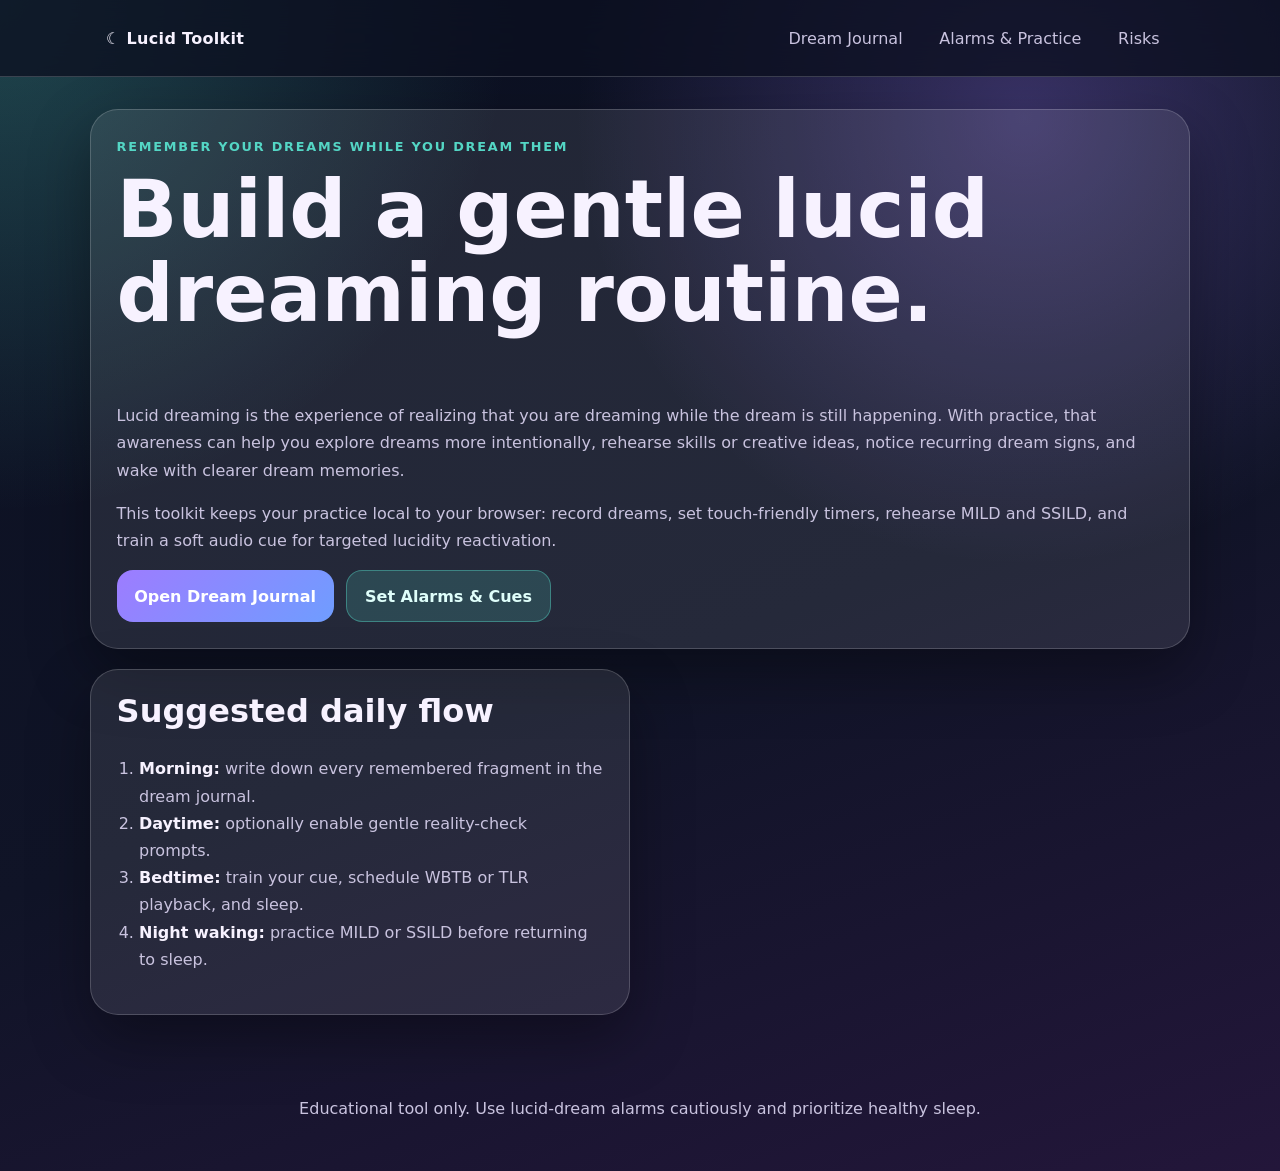
<file: index.html>
<!doctype html>
<html lang="en">
  <head>
    <meta charset="utf-8" />
    <meta name="viewport" content="width=device-width, initial-scale=1" />
    <title>Lucid Dream Toolkit</title>
    <link rel="stylesheet" href="styles.css" />
  </head>
  <body>
    <header class="site-header">
      <nav class="nav" aria-label="Primary navigation">
        <a class="brand" href="index.html" aria-current="page">☾ Lucid Toolkit</a>
        <div class="nav-links">
          <a href="journal.html">Dream Journal</a>
          <a href="alarm.html">Alarms & Practice</a>
          <a href="risks.html">Risks</a>
        </div>
      </nav>
    </header>

    <main class="hero page-grid">
      <section class="card hero-card">
        <p class="eyebrow">Remember your dreams while you dream them</p>
        <h1>Build a gentle lucid dreaming routine.</h1>
        <p>
          Lucid dreaming is the experience of realizing that you are dreaming while the dream is still happening.
          With practice, that awareness can help you explore dreams more intentionally, rehearse skills or creative
          ideas, notice recurring dream signs, and wake with clearer dream memories.
        </p>
        <p>
          This toolkit keeps your practice local to your browser: record dreams, set touch-friendly timers, rehearse
          MILD and SSILD, and train a soft audio cue for targeted lucidity reactivation.
        </p>
        <div class="button-row">
          <a class="button primary" href="journal.html">Open Dream Journal</a>
          <a class="button secondary" href="alarm.html">Set Alarms & Cues</a>
        </div>
      </section>

      <section class="card stack-card" aria-labelledby="daily-flow-title">
        <h2 id="daily-flow-title">Suggested daily flow</h2>
        <ol class="steps">
          <li><strong>Morning:</strong> write down every remembered fragment in the dream journal.</li>
          <li><strong>Daytime:</strong> optionally enable gentle reality-check prompts.</li>
          <li><strong>Bedtime:</strong> train your cue, schedule WBTB or TLR playback, and sleep.</li>
          <li><strong>Night waking:</strong> practice MILD or SSILD before returning to sleep.</li>
        </ol>
      </section>
    </main>

    <footer class="footer">
      <p>Educational tool only. Use lucid-dream alarms cautiously and prioritize healthy sleep.</p>
    </footer>
  </body>
</html>
</file>
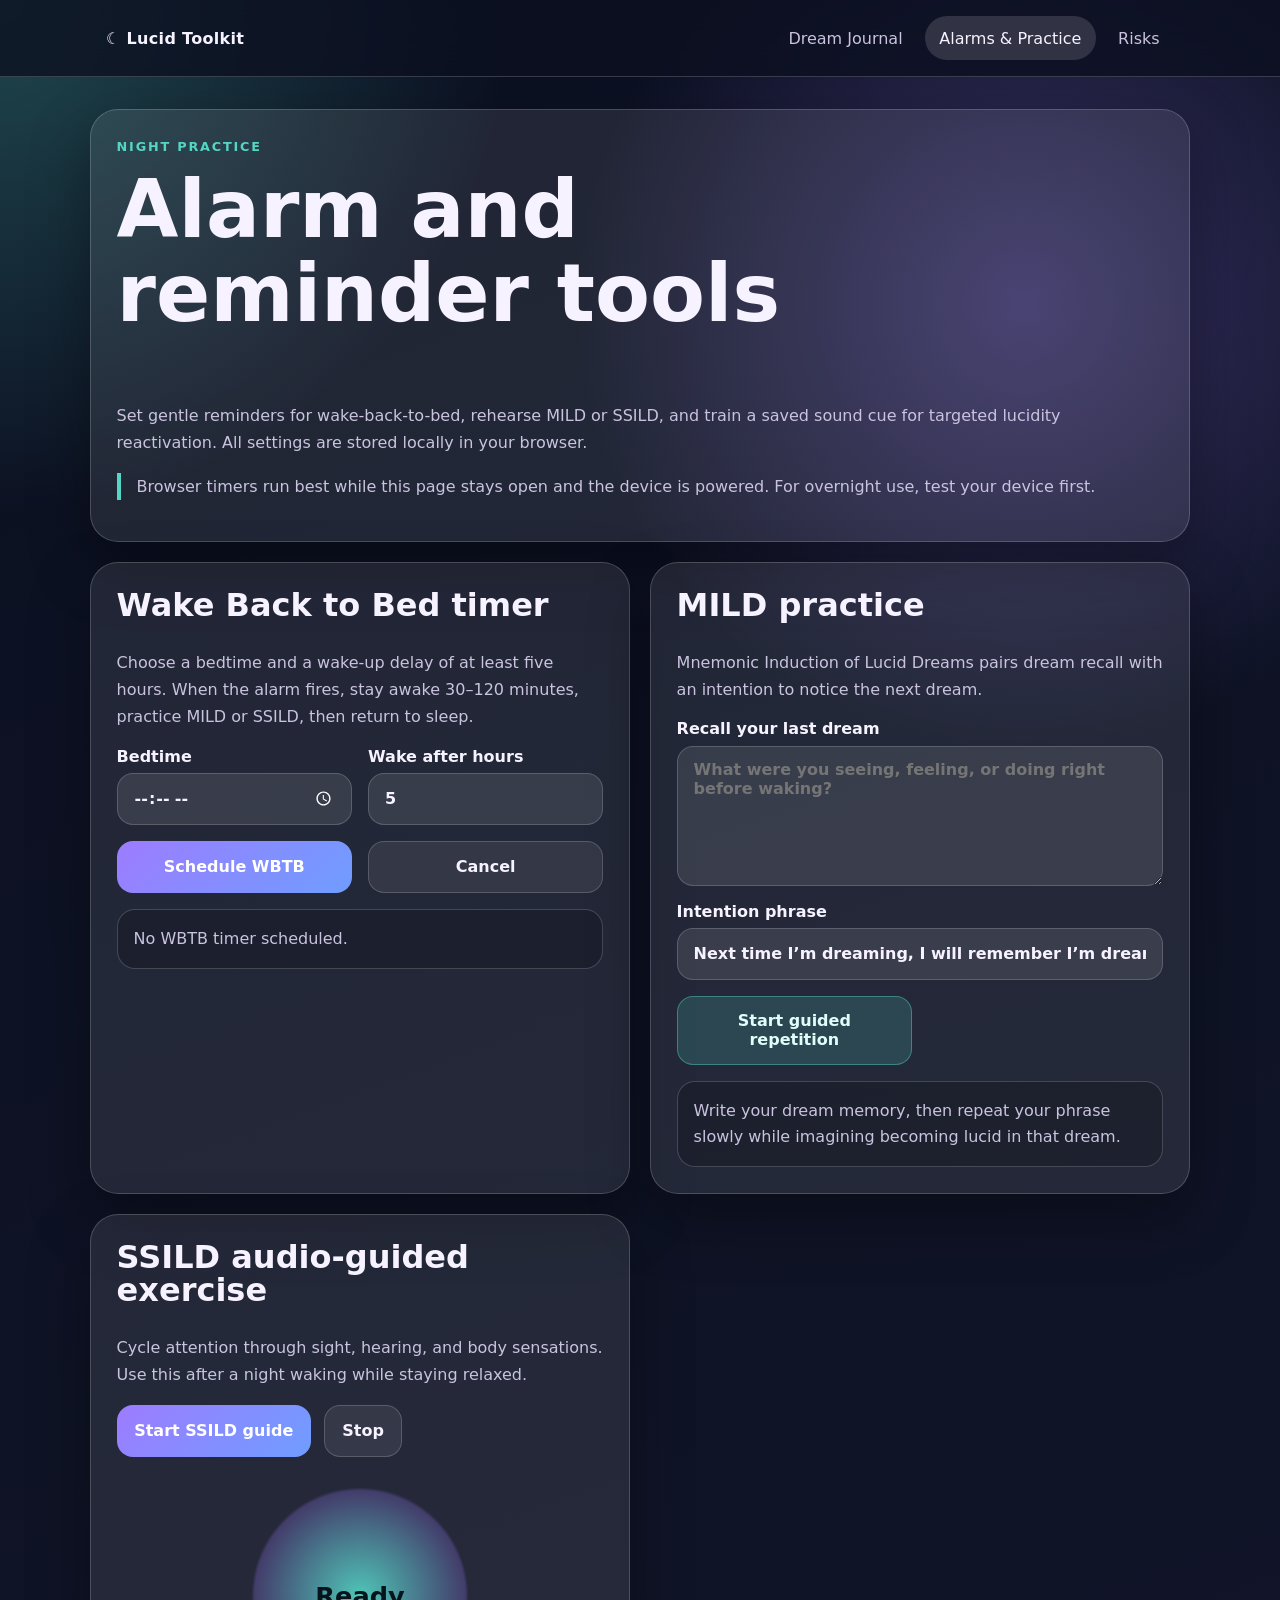
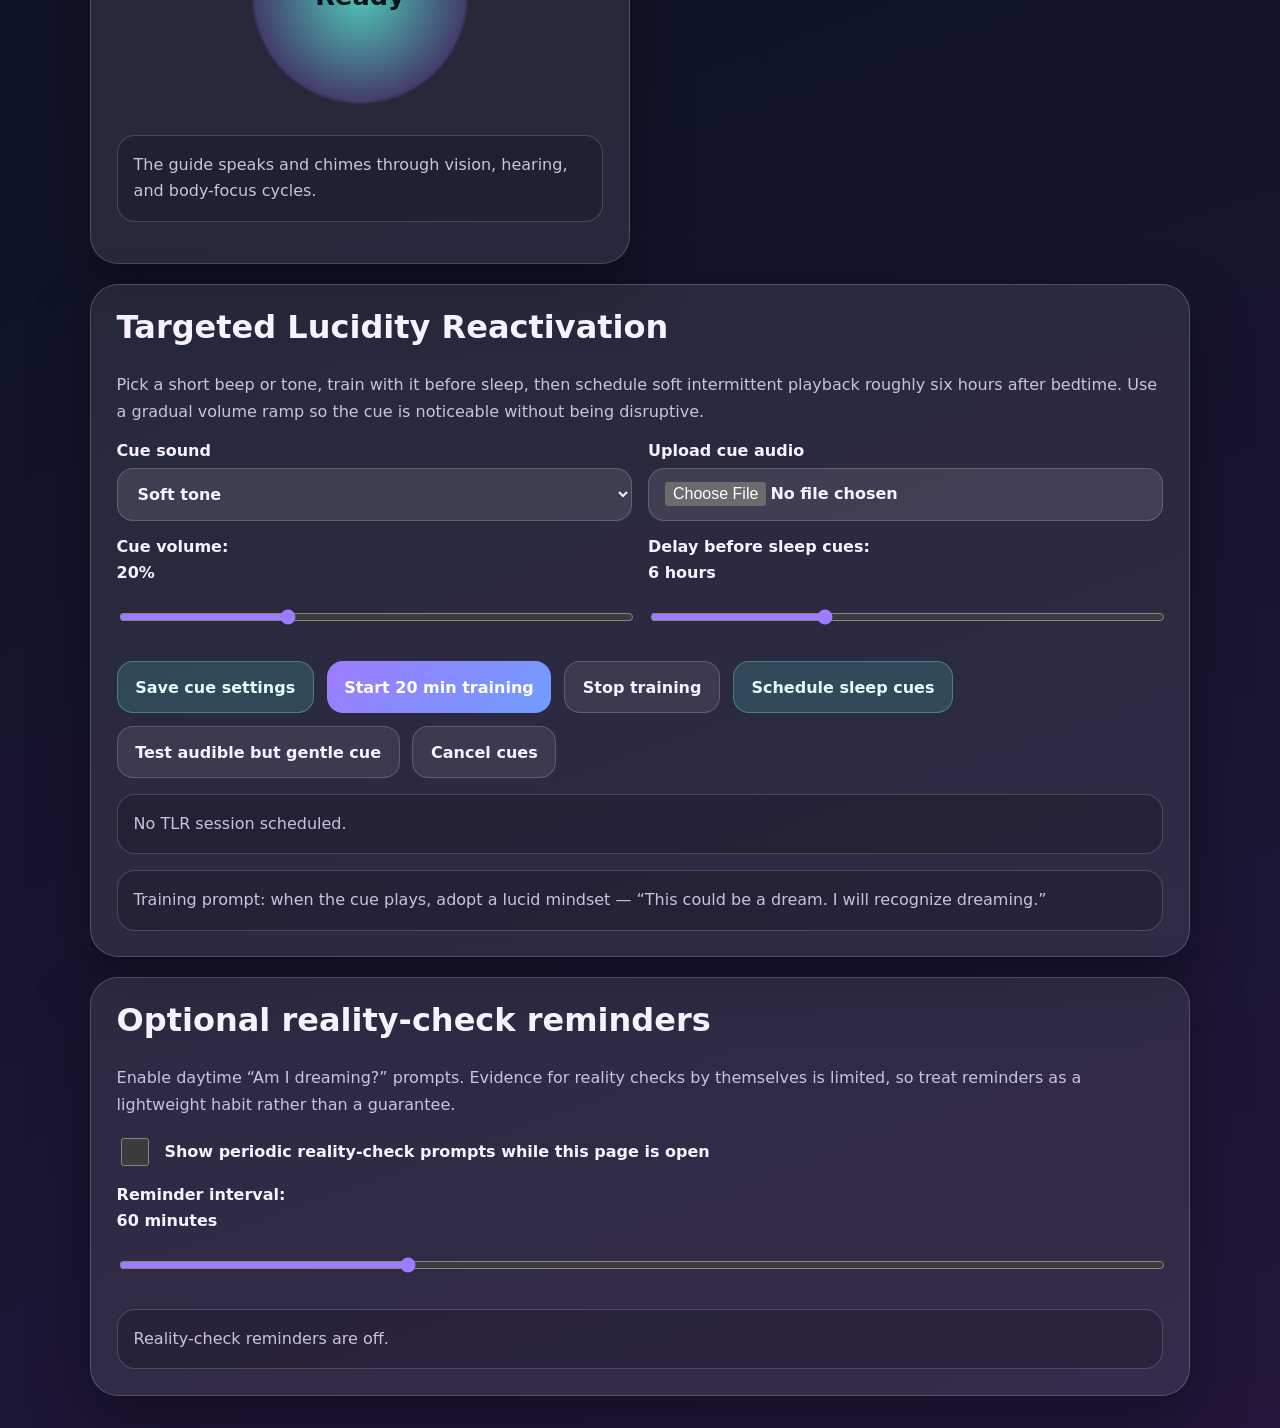
<file: alarm.html>
<!doctype html>
<html lang="en">
  <head>
    <meta charset="utf-8" />
    <meta name="viewport" content="width=device-width, initial-scale=1" />
    <title>Alarms & Practice | Lucid Dream Toolkit</title>
    <link rel="stylesheet" href="styles.css" />
    <script src="app.js" defer></script>
  </head>
  <body data-page="alarm">
    <header class="site-header">
      <nav class="nav" aria-label="Primary navigation">
        <a class="brand" href="index.html">☾ Lucid Toolkit</a>
        <div class="nav-links">
          <a href="journal.html">Dream Journal</a>
          <a href="alarm.html" aria-current="page">Alarms & Practice</a>
          <a href="risks.html">Risks</a>
        </div>
      </nav>
    </header>

    <main class="page-grid">
      <section class="card wide-card">
        <p class="eyebrow">Night practice</p>
        <h1>Alarm and reminder tools</h1>
        <p>Set gentle reminders for wake-back-to-bed, rehearse MILD or SSILD, and train a saved sound cue for targeted lucidity reactivation. All settings are stored locally in your browser.</p>
        <p class="note">Browser timers run best while this page stays open and the device is powered. For overnight use, test your device first.</p>
      </section>

      <section class="card" id="wbtb-card">
        <h2>Wake Back to Bed timer</h2>
        <p>Choose a bedtime and a wake-up delay of at least five hours. When the alarm fires, stay awake 30–120 minutes, practice MILD or SSILD, then return to sleep.</p>
        <form id="wbtb-form" class="form-grid compact">
          <label>
            Bedtime
            <input id="bedtime" type="time" required />
          </label>
          <label>
            Wake after hours
            <input id="wbtb-hours" type="number" min="5" max="10" step="0.25" value="5" required />
          </label>
          <button class="button primary" type="submit">Schedule WBTB</button>
          <button class="button ghost" id="cancel-wbtb" type="button">Cancel</button>
        </form>
        <div id="wbtb-status" class="status-panel" aria-live="polite">No WBTB timer scheduled.</div>
      </section>

      <section class="card">
        <h2>MILD practice</h2>
        <p>Mnemonic Induction of Lucid Dreams pairs dream recall with an intention to notice the next dream.</p>
        <form id="mild-form" class="form-grid compact">
          <label class="full-span">
            Recall your last dream
            <textarea id="mild-dream" rows="4" placeholder="What were you seeing, feeling, or doing right before waking?"></textarea>
          </label>
          <label class="full-span">
            Intention phrase
            <input id="mild-phrase" value="Next time I’m dreaming, I will remember I’m dreaming" />
          </label>
          <button class="button secondary" type="submit">Start guided repetition</button>
        </form>
        <div id="mild-output" class="practice-panel">Write your dream memory, then repeat your phrase slowly while imagining becoming lucid in that dream.</div>
      </section>

      <section class="card">
        <h2>SSILD audio-guided exercise</h2>
        <p>Cycle attention through sight, hearing, and body sensations. Use this after a night waking while staying relaxed.</p>
        <div class="button-row">
          <button class="button primary" id="start-ssild" type="button">Start SSILD guide</button>
          <button class="button ghost" id="stop-ssild" type="button">Stop</button>
        </div>
        <div id="ssild-step" class="focus-orb" aria-live="polite">Ready</div>
        <p id="ssild-instructions" class="practice-panel">The guide speaks and chimes through vision, hearing, and body-focus cycles.</p>
      </section>

      <section class="card wide-card">
        <h2>Targeted Lucidity Reactivation</h2>
        <p>Pick a short beep or tone, train with it before sleep, then schedule soft intermittent playback roughly six hours after bedtime. Use a gradual volume ramp so the cue is noticeable without being disruptive.</p>

        <div class="form-grid">
          <label>
            Cue sound
            <select id="cue-select">
              <option value="sine-528">Soft tone</option>
              <option value="beep-pair">Two gentle beeps</option>
              <option value="low-chime">Low chime</option>
            </select>
          </label>
          <label>
            Upload cue audio
            <input id="cue-upload" type="file" accept="audio/*" />
          </label>
          <label>
            Cue volume: <span id="volume-value">20%</span>
            <input id="cue-volume" type="range" min="1" max="60" value="20" />
          </label>
          <label>
            Delay before sleep cues: <span id="delay-value">6 hours</span>
            <input id="cue-delay" type="range" min="5" max="8" step="0.25" value="6" />
          </label>
        </div>

        <div class="button-row wrap">
          <button class="button secondary" id="save-cue" type="button">Save cue settings</button>
          <button class="button primary" id="start-training" type="button">Start 20 min training</button>
          <button class="button ghost" id="stop-training" type="button">Stop training</button>
          <button class="button secondary" id="schedule-tlr" type="button">Schedule sleep cues</button>
          <button class="button ghost" id="test-cue" type="button">Test audible but gentle cue</button>
          <button class="button ghost" id="cancel-tlr" type="button">Cancel cues</button>
        </div>

        <div id="tlr-status" class="status-panel" aria-live="polite">No TLR session scheduled.</div>
        <div id="training-prompt" class="practice-panel">Training prompt: when the cue plays, adopt a lucid mindset — “This could be a dream. I will recognize dreaming.”</div>
      </section>

      <section class="card wide-card">
        <h2>Optional reality-check reminders</h2>
        <p>Enable daytime “Am I dreaming?” prompts. Evidence for reality checks by themselves is limited, so treat reminders as a lightweight habit rather than a guarantee.</p>
        <label class="toggle-row">
          <input id="reality-toggle" type="checkbox" />
          <span>Show periodic reality-check prompts while this page is open</span>
        </label>
        <label>
          Reminder interval: <span id="reality-interval-value">60 minutes</span>
          <input id="reality-interval" type="range" min="15" max="180" step="15" value="60" />
        </label>
        <div id="reality-status" class="status-panel" aria-live="polite">Reality-check reminders are off.</div>
      </section>
    </main>

    <div id="modal" class="modal hidden" role="dialog" aria-modal="true" aria-labelledby="modal-title">
      <div class="modal-card">
        <h2 id="modal-title">Reminder</h2>
        <p id="modal-message"></p>
        <button class="button primary" id="modal-close" type="button">Got it</button>
      </div>
    </div>
  </body>
</html>
</file>
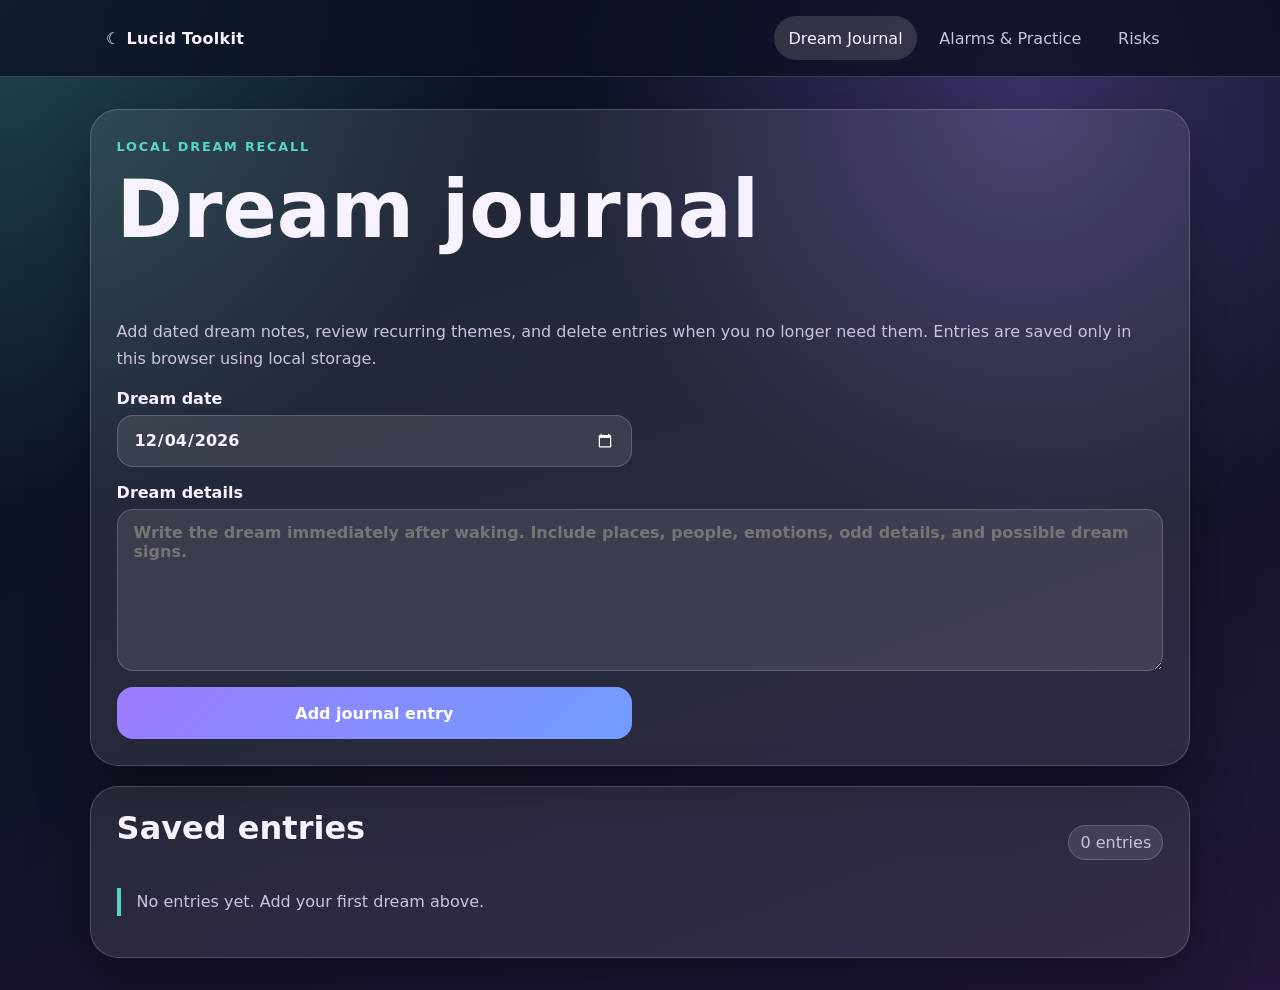
<file: journal.html>
<!doctype html>
<html lang="en">
  <head>
    <meta charset="utf-8" />
    <meta name="viewport" content="width=device-width, initial-scale=1" />
    <title>Dream Journal | Lucid Dream Toolkit</title>
    <link rel="stylesheet" href="styles.css" />
    <script src="app.js" defer></script>
  </head>
  <body data-page="journal">
    <header class="site-header">
      <nav class="nav" aria-label="Primary navigation">
        <a class="brand" href="index.html">☾ Lucid Toolkit</a>
        <div class="nav-links">
          <a href="journal.html" aria-current="page">Dream Journal</a>
          <a href="alarm.html">Alarms & Practice</a>
          <a href="risks.html">Risks</a>
        </div>
      </nav>
    </header>

    <main class="page-grid">
      <section class="card wide-card">
        <p class="eyebrow">Local dream recall</p>
        <h1>Dream journal</h1>
        <p>Add dated dream notes, review recurring themes, and delete entries when you no longer need them. Entries are saved only in this browser using local storage.</p>

        <form id="journal-form" class="form-grid">
          <label>
            Dream date
            <input id="dream-date" type="date" required />
          </label>
          <label class="full-span">
            Dream details
            <textarea id="dream-text" rows="7" placeholder="Write the dream immediately after waking. Include places, people, emotions, odd details, and possible dream signs." required></textarea>
          </label>
          <button class="button primary" type="submit">Add journal entry</button>
        </form>
      </section>

      <section class="card wide-card">
        <div class="section-heading">
          <h2>Saved entries</h2>
          <span id="entry-count" class="pill">0 entries</span>
        </div>
        <div id="journal-list" class="entry-list" aria-live="polite"></div>
      </section>
    </main>
  </body>
</html>
</file>
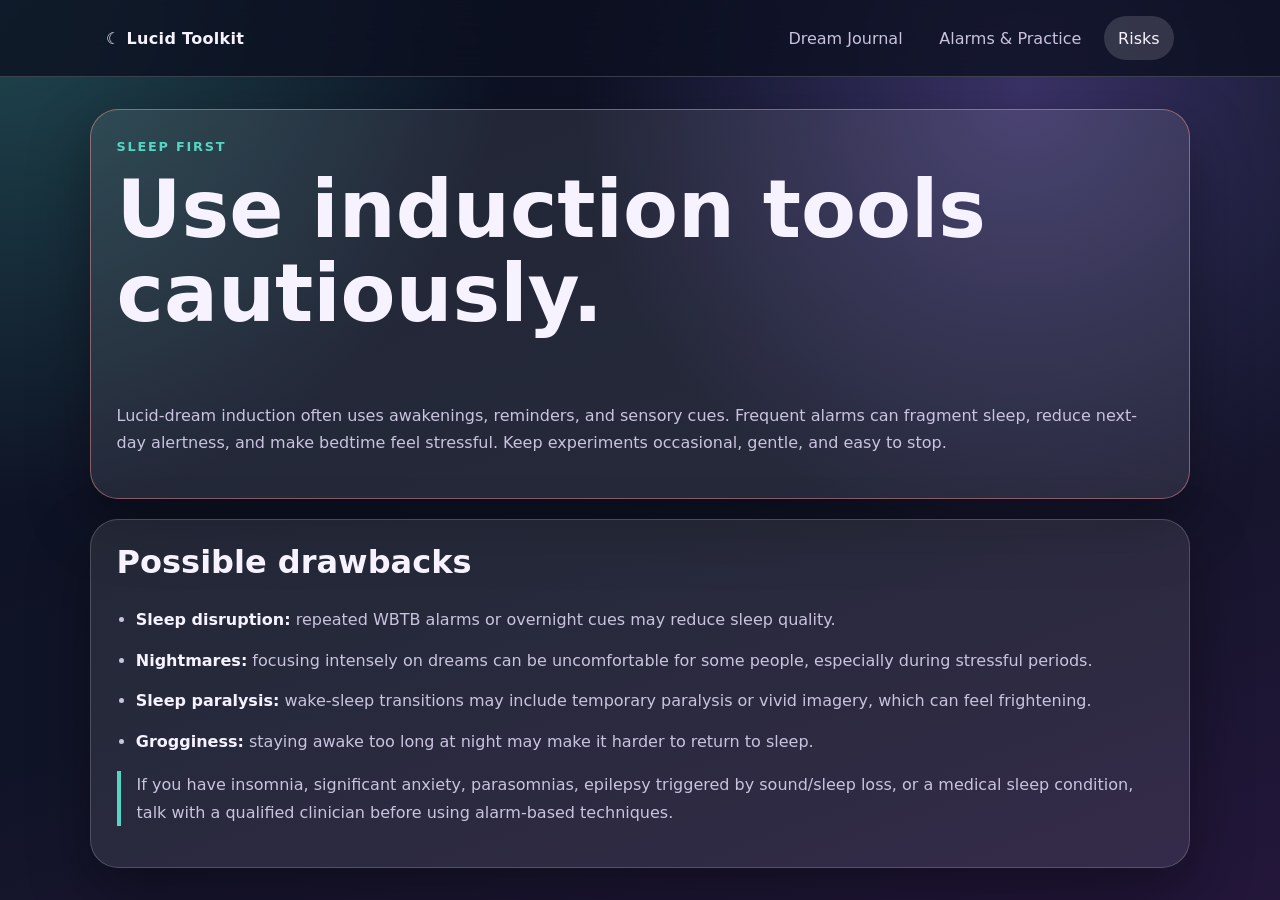
<file: risks.html>
<!doctype html>
<html lang="en">
  <head>
    <meta charset="utf-8" />
    <meta name="viewport" content="width=device-width, initial-scale=1" />
    <title>Risks | Lucid Dream Toolkit</title>
    <link rel="stylesheet" href="styles.css" />
  </head>
  <body>
    <header class="site-header">
      <nav class="nav" aria-label="Primary navigation">
        <a class="brand" href="index.html">☾ Lucid Toolkit</a>
        <div class="nav-links">
          <a href="journal.html">Dream Journal</a>
          <a href="alarm.html">Alarms & Practice</a>
          <a href="risks.html" aria-current="page">Risks</a>
        </div>
      </nav>
    </header>

    <main class="page-grid">
      <section class="card wide-card caution-card">
        <p class="eyebrow">Sleep first</p>
        <h1>Use induction tools cautiously.</h1>
        <p>
          Lucid-dream induction often uses awakenings, reminders, and sensory cues. Frequent alarms can fragment sleep,
          reduce next-day alertness, and make bedtime feel stressful. Keep experiments occasional, gentle, and easy to stop.
        </p>
      </section>

      <section class="card wide-card">
        <h2>Possible drawbacks</h2>
        <ul class="risk-list">
          <li><strong>Sleep disruption:</strong> repeated WBTB alarms or overnight cues may reduce sleep quality.</li>
          <li><strong>Nightmares:</strong> focusing intensely on dreams can be uncomfortable for some people, especially during stressful periods.</li>
          <li><strong>Sleep paralysis:</strong> wake-sleep transitions may include temporary paralysis or vivid imagery, which can feel frightening.</li>
          <li><strong>Grogginess:</strong> staying awake too long at night may make it harder to return to sleep.</li>
        </ul>
        <p class="note">If you have insomnia, significant anxiety, parasomnias, epilepsy triggered by sound/sleep loss, or a medical sleep condition, talk with a qualified clinician before using alarm-based techniques.</p>
      </section>
    </main>
  </body>
</html>
</file>
<file: styles.css>
:root {
  color-scheme: dark;
  --bg: #101427;
  --bg-soft: #171d35;
  --card: rgba(255, 255, 255, 0.09);
  --card-strong: rgba(255, 255, 255, 0.14);
  --text: #f7f2ff;
  --muted: #c9c3df;
  --primary: #9d7cff;
  --primary-strong: #bca7ff;
  --secondary: #54d6c5;
  --danger: #ff9e9e;
  --border: rgba(255, 255, 255, 0.18);
  --shadow: 0 24px 60px rgba(0, 0, 0, 0.35);
  font-family: Inter, ui-sans-serif, system-ui, -apple-system, BlinkMacSystemFont, "Segoe UI", sans-serif;
}

* { box-sizing: border-box; }

body {
  margin: 0;
  min-height: 100vh;
  background:
    radial-gradient(circle at top left, rgba(84, 214, 197, 0.28), transparent 32rem),
    radial-gradient(circle at 80% 10%, rgba(157, 124, 255, 0.3), transparent 28rem),
    linear-gradient(160deg, #0b1021 0%, var(--bg) 55%, #23163a 100%);
  color: var(--text);
}

button, input, textarea, select { font: inherit; }

a { color: inherit; }

.site-header {
  position: sticky;
  top: 0;
  z-index: 10;
  backdrop-filter: blur(18px);
  background: rgba(12, 16, 33, 0.78);
  border-bottom: 1px solid var(--border);
}

.nav {
  display: flex;
  align-items: center;
  justify-content: space-between;
  gap: 1rem;
  max-width: 1100px;
  margin: 0 auto;
  padding: 1rem;
}

.brand {
  font-weight: 800;
  letter-spacing: 0.02em;
  text-decoration: none;
  white-space: nowrap;
}

.nav-links {
  display: flex;
  gap: 0.5rem;
  flex-wrap: wrap;
  justify-content: flex-end;
}

.nav-links a {
  min-height: 44px;
  display: inline-flex;
  align-items: center;
  padding: 0.7rem 0.9rem;
  border-radius: 999px;
  color: var(--muted);
  text-decoration: none;
}

.nav-links a:hover, .nav-links a[aria-current="page"] {
  color: var(--text);
  background: var(--card-strong);
}

.page-grid {
  display: grid;
  grid-template-columns: repeat(2, minmax(0, 1fr));
  gap: 1.25rem;
  width: min(1100px, calc(100% - 2rem));
  margin: 2rem auto;
}

.hero { align-items: stretch; }

.card {
  background: var(--card);
  border: 1px solid var(--border);
  border-radius: 28px;
  padding: clamp(1.1rem, 2vw, 2rem);
  box-shadow: var(--shadow);
}

.wide-card, .hero-card { grid-column: 1 / -1; }

.stack-card { align-self: start; }

.eyebrow {
  margin: 0 0 0.65rem;
  color: var(--secondary);
  font-size: 0.8rem;
  font-weight: 800;
  letter-spacing: 0.14em;
  text-transform: uppercase;
}

h1, h2, h3 { line-height: 1.05; margin-top: 0; }
h1 { font-size: clamp(2.2rem, 7vw, 5rem); max-width: 900px; }
h2 { font-size: clamp(1.4rem, 3vw, 2rem); }
p, li { color: var(--muted); line-height: 1.7; }
strong { color: var(--text); }

.button-row { display: flex; gap: 0.8rem; align-items: center; margin-top: 1rem; }
.button-row.wrap { flex-wrap: wrap; }

.button {
  min-height: 52px;
  min-width: 52px;
  display: inline-flex;
  align-items: center;
  justify-content: center;
  border: 0;
  border-radius: 16px;
  padding: 0.9rem 1.1rem;
  cursor: pointer;
  font-weight: 800;
  text-decoration: none;
  touch-action: manipulation;
}

.button.primary { background: linear-gradient(135deg, var(--primary), #6f9dff); color: #fff; }
.button.secondary { background: rgba(84, 214, 197, 0.18); color: #dffefa; border: 1px solid rgba(84, 214, 197, 0.42); }
.button.ghost { background: rgba(255, 255, 255, 0.08); color: var(--text); border: 1px solid var(--border); }
.button:active { transform: translateY(1px) scale(0.99); }
.button:disabled { opacity: 0.55; cursor: not-allowed; }

.form-grid {
  display: grid;
  grid-template-columns: repeat(2, minmax(0, 1fr));
  gap: 1rem;
  margin-top: 1rem;
}

.form-grid.compact { grid-template-columns: 1fr 1fr; }
.full-span { grid-column: 1 / -1; }

label { display: grid; gap: 0.45rem; color: var(--text); font-weight: 700; }

input, textarea, select {
  width: 100%;
  min-height: 52px;
  border: 1px solid var(--border);
  border-radius: 16px;
  padding: 0.85rem 1rem;
  background: rgba(255, 255, 255, 0.1);
  color: var(--text);
  outline: none;
}

select option { background: var(--bg-soft); }
textarea { resize: vertical; min-height: 140px; }
input:focus, textarea:focus, select:focus { border-color: var(--primary-strong); box-shadow: 0 0 0 4px rgba(157, 124, 255, 0.18); }
input[type="range"] { padding: 0; accent-color: var(--primary); }

.section-heading { display: flex; justify-content: space-between; align-items: center; gap: 1rem; }
.pill { background: rgba(255,255,255,0.1); border: 1px solid var(--border); border-radius: 999px; padding: 0.45rem 0.7rem; color: var(--muted); }
.entry-list { display: grid; gap: 1rem; }
.entry-card { background: rgba(0,0,0,0.17); border: 1px solid var(--border); border-radius: 20px; padding: 1rem; }
.entry-card header { display: flex; justify-content: space-between; gap: 1rem; align-items: center; }
.entry-card time { color: var(--secondary); font-weight: 800; }
.entry-card p { white-space: pre-wrap; }

.status-panel, .practice-panel {
  margin-top: 1rem;
  padding: 1rem;
  border-radius: 18px;
  background: rgba(0, 0, 0, 0.18);
  border: 1px solid var(--border);
  color: var(--muted);
  line-height: 1.65;
}

.focus-orb {
  display: grid;
  place-items: center;
  width: min(240px, 80vw);
  aspect-ratio: 1;
  margin: 1.2rem auto;
  border-radius: 50%;
  background: radial-gradient(circle, rgba(84,214,197,0.9), rgba(157,124,255,0.25) 62%, transparent 64%);
  color: #06151b;
  font-size: 1.6rem;
  font-weight: 900;
  text-align: center;
}

.toggle-row {
  display: flex;
  grid-template-columns: auto 1fr;
  align-items: center;
  gap: 0.8rem;
  margin: 1rem 0;
}
.toggle-row input { width: 28px; min-height: 28px; accent-color: var(--secondary); }

.caution-card { border-color: rgba(255, 158, 158, 0.45); }
.risk-list { display: grid; gap: 0.85rem; padding-left: 1.2rem; }
.note { border-left: 4px solid var(--secondary); padding-left: 1rem; }
.steps { padding-left: 1.4rem; }
.footer { text-align: center; padding: 2rem 1rem; color: var(--muted); }

.modal {
  position: fixed;
  inset: 0;
  z-index: 30;
  display: grid;
  place-items: center;
  padding: 1rem;
  background: rgba(0, 0, 0, 0.62);
}
.modal.hidden { display: none; }
.modal-card { width: min(480px, 100%); background: #171d35; border: 1px solid var(--border); border-radius: 28px; padding: 1.5rem; box-shadow: var(--shadow); }

@media (max-width: 760px) {
  .nav { align-items: flex-start; flex-direction: column; }
  .nav-links { justify-content: flex-start; width: 100%; }
  .nav-links a { flex: 1 1 auto; justify-content: center; }
  .page-grid, .form-grid, .form-grid.compact { grid-template-columns: 1fr; }
  .button-row { flex-direction: column; align-items: stretch; }
  .button { width: 100%; }
  h1 { font-size: clamp(2rem, 13vw, 3.5rem); }
}
</file>
